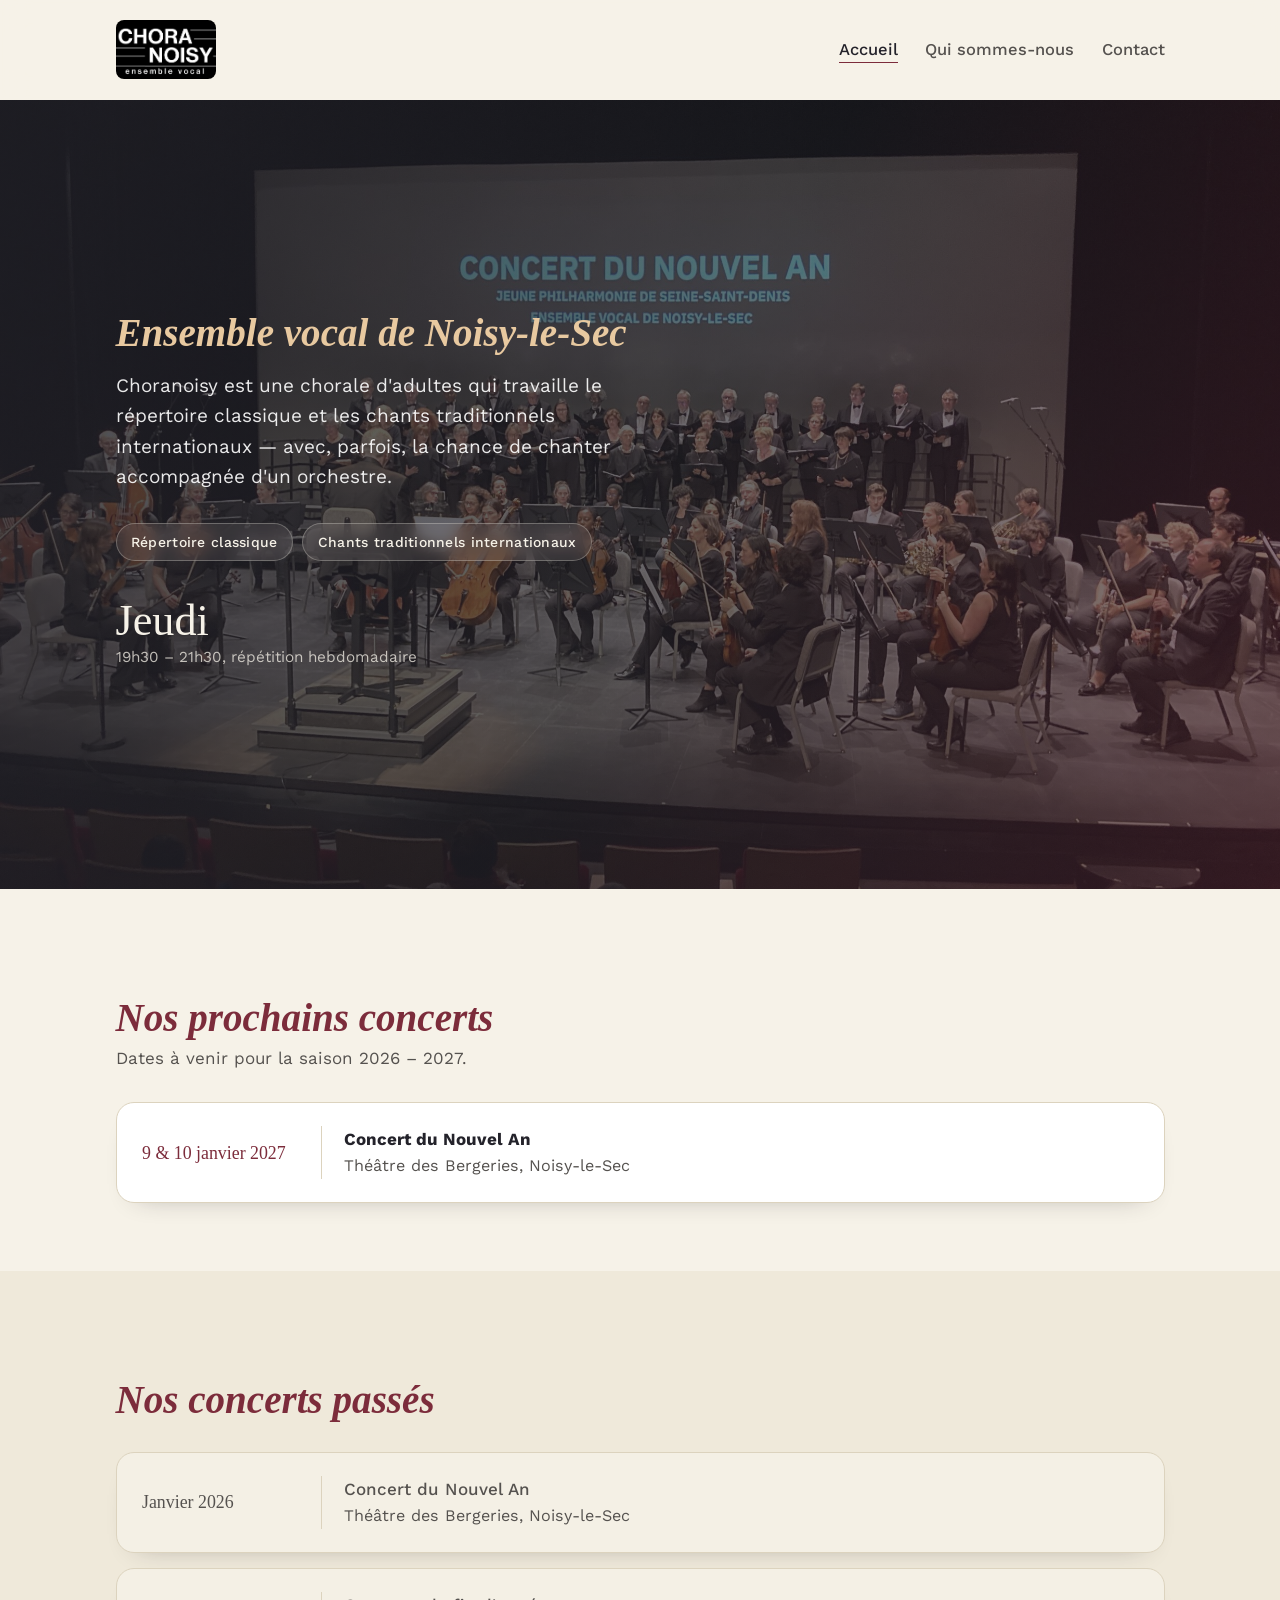
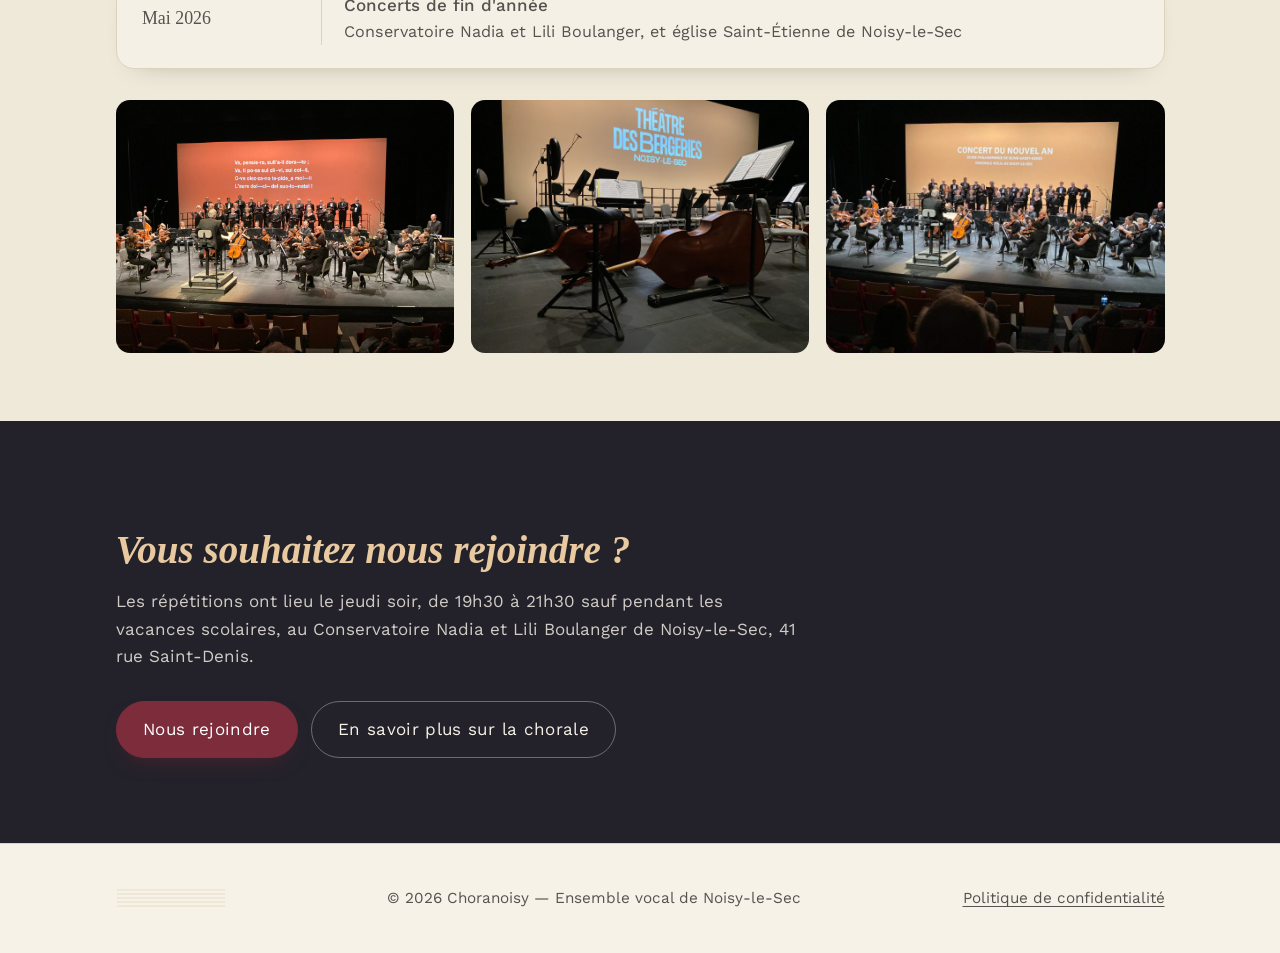
<file: index.html>
<!DOCTYPE html>
<html lang="fr">
<head>
<meta charset="UTF-8">
<meta name="viewport" content="width=device-width, initial-scale=1">
<title>Choranoisy — Ensemble vocal de Noisy-le-Sec</title>
<meta name="description" content="Choranoisy, chorale d'adultes à Noisy-le-Sec depuis 1971. Répétitions le jeudi soir, concerts et répertoire classique et international.">
<link rel="stylesheet" href="assets/css/style.css">
</head>
<body>

<header class="site-head">
  <div class="container">
    <a class="wordmark" href="index.html"><img src="assets/img/logo-choranoisy.jpg" alt="Choranoisy"></a>
    <nav class="main-nav desktop-nav" aria-label="Navigation principale">
      <ul>
        <li><a href="index.html" aria-current="page">Accueil</a></li>
        <li><a href="qui-sommes-nous.html">Qui sommes-nous</a></li>
        <li><a href="contact.html">Contact</a></li>
      </ul>
    </nav>
    <details class="nav-toggle">
      <summary>Menu</summary>
      <ul>
        <li><a href="index.html">Accueil</a></li>
        <li><a href="qui-sommes-nous.html">Qui sommes-nous</a></li>
        <li><a href="contact.html">Contact</a></li>
      </ul>
    </details>
  </div>
</header>

<section class="stage stage-tall">
  <div class="stage-bg" style="background-image: url('assets/img/hero.jpg');"></div>
  <div class="container stage-inner">
    <div class="stage-copy">
      <p class="eyebrow">Ensemble vocal de Noisy-le-Sec</p>
      <p class="lede">Choranoisy est une chorale d'adultes qui travaille le répertoire classique et les chants traditionnels internationaux — avec, parfois, la chance de chanter accompagnée d'un orchestre.</p>
      <ul class="pills">
        <li>Répertoire classique</li>
        <li>Chants traditionnels internationaux</li>
      </ul>
      <div class="stage-meta">
        <div>
          <span class="num">Jeudi</span>
          <span class="label">19h30 – 21h30, répétition hebdomadaire</span>
        </div>
      </div>
    </div>
  </div>
</section>

<section class="reveal">
  <div class="container">
    <p class="kicker">Nos prochains concerts</p>
    <p class="lede" style="margin-top:0.3rem;">Dates à venir pour la saison 2026 – 2027.</p>
    <ul class="concert-list">
      <li>
        <span class="when">9 &amp; 10 janvier 2027</span>
        <span class="what">
          <strong>Concert du Nouvel An</strong>
          <span>Théâtre des Bergeries, Noisy-le-Sec</span>
        </span>
      </li>
    </ul>
  </div>
</section>

<section class="band reveal">
  <div class="container">
    <p class="kicker">Nos concerts passés</p>
    <ul class="concert-list past">
      <li>
        <span class="when">Janvier 2026</span>
        <span class="what">
          <strong>Concert du Nouvel An</strong>
          <span>Théâtre des Bergeries, Noisy-le-Sec</span>
        </span>
      </li>
      <li>
        <span class="when">Mai 2026</span>
        <span class="what">
          <strong>Concerts de fin d'année</strong>
          <span>Conservatoire Nadia et Lili Boulanger, et église Saint-Étienne de Noisy-le-Sec</span>
        </span>
      </li>
    </ul>
    <div class="photo-grid">
      <figure><img src="assets/img/concert-nouvel-an.jpg" alt="Concert du Nouvel An" data-lightbox></figure>
      <figure><img src="assets/img/concert-nouvel-an-1.jpg" alt="Concert du Nouvel An" data-lightbox></figure>
      <figure><img src="assets/img/concert-nouvel-an-2.jpeg" alt="Concert du Nouvel An" data-lightbox></figure>
    </div>
  </div>
</section>

<section class="band-ink reveal">
  <div class="container">
    <p class="kicker">Vous souhaitez nous rejoindre ?</p>
    <p class="lede">Les répétitions ont lieu le jeudi soir, de 19h30 à 21h30 sauf pendant les vacances scolaires, au Conservatoire Nadia et Lili Boulanger de Noisy-le-Sec, 41 rue Saint-Denis.</p>
    <p class="actions">
      <a class="btn" href="contact.html">Nous rejoindre</a>
      <a class="btn ghost" href="qui-sommes-nous.html">En savoir plus sur la chorale</a>
    </p>
  </div>
</section>

<footer class="site-foot">
  <div class="container">
    <svg class="staff-motif footer-motif" viewBox="0 0 240 40" aria-hidden="true" focusable="false">
      <line x1="0" y1="2" x2="240" y2="2"></line>
      <line x1="0" y1="11" x2="240" y2="11"></line>
      <line x1="0" y1="20" x2="240" y2="20"></line>
      <line x1="0" y1="29" x2="240" y2="29"></line>
      <line x1="0" y1="38" x2="240" y2="38"></line>
    </svg>
    <span>© <span id="year">2026</span> Choranoisy — Ensemble vocal de Noisy-le-Sec</span>
    <a href="politique-de-confidentialite.html">Politique de confidentialité</a>
  </div>
</footer>

<script src="assets/js/main.js"></script>
</body>
</html>
</file>
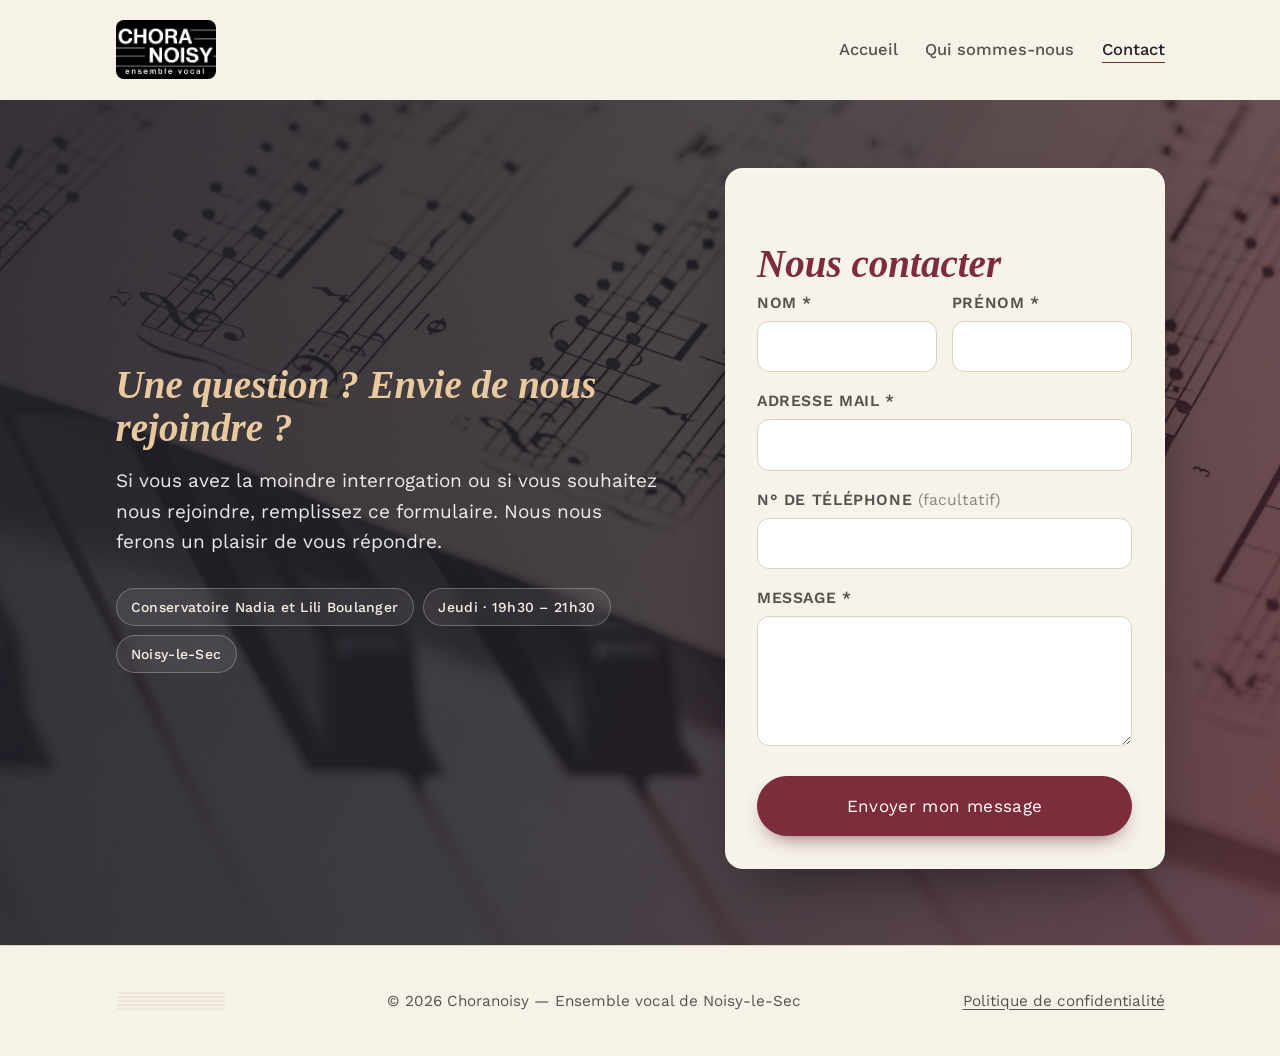
<file: contact.html>
<!DOCTYPE html>
<html lang="fr">
<head>
<meta charset="UTF-8">
<meta name="viewport" content="width=device-width, initial-scale=1">
<title>Contact — Choranoisy</title>
<meta name="description" content="Une question, envie de rejoindre la chorale ? Contactez Choranoisy.">
<link rel="stylesheet" href="assets/css/style.css">
</head>
<body>

<header class="site-head">
  <div class="container">
    <a class="wordmark" href="index.html"><img src="assets/img/logo-choranoisy.jpg" alt="Choranoisy"></a>
    <nav class="main-nav desktop-nav" aria-label="Navigation principale">
      <ul>
        <li><a href="index.html">Accueil</a></li>
        <li><a href="qui-sommes-nous.html">Qui sommes-nous</a></li>
        <li><a href="contact.html" aria-current="page">Contact</a></li>
      </ul>
    </nav>
    <details class="nav-toggle">
      <summary>Menu</summary>
      <ul>
        <li><a href="index.html">Accueil</a></li>
        <li><a href="qui-sommes-nous.html">Qui sommes-nous</a></li>
        <li><a href="contact.html">Contact</a></li>
      </ul>
    </details>
  </div>
</header>

<section class="stage stage-tall stage-split">
  <div class="stage-bg stage-bg-dark" style="background-image: url('assets/img/nous-contacter.jpg'); background-position: center 30%;"></div>
  <div class="container stage-inner">
    <div class="stage-copy">
      <p class="eyebrow">Une question ? Envie de nous rejoindre ?</p>
      <p class="lede">Si vous avez la moindre interrogation ou si vous souhaitez nous rejoindre, remplissez ce formulaire. Nous nous ferons un plaisir de vous répondre.</p>
      <ul class="pills">
        <li>Conservatoire Nadia et Lili Boulanger</li>
        <li>Jeudi · 19h30 – 21h30</li>
        <li>Noisy-le-Sec</li>
      </ul>
    </div>

    <div class="form-card">
      <p class="kicker">Nous contacter</p>
      <!--
        Formulaire connecté à Web3Forms : le message part directement,
        sans ouvrir le client mail du visiteur. Il faut juste renseigner
        ta propre clé d'accès ci-dessous (voir README.md) pour que les
        messages arrivent dans ta boîte mail.
      -->
      <form class="stack" data-contact-form>
        <input type="hidden" name="access_key" value="cfc78242-d46a-4496-b859-cf925ae4e113">
        <input type="hidden" name="subject" value="Nouveau message depuis choranoisy.com">
        <input type="checkbox" name="botcheck" class="hidden" style="display:none" tabindex="-1" autocomplete="off">
        <div class="form-row">
          <div>
            <label for="nom">Nom *</label>
            <input type="text" id="nom" name="Nom" autocomplete="family-name">
          </div>
          <div>
            <label for="prenom">Prénom *</label>
            <input type="text" id="prenom" name="Prénom" autocomplete="given-name">
          </div>
        </div>
        <div>
          <label for="email">Adresse mail *</label>
          <input type="email" id="email" name="Adresse mail" required autocomplete="email">
        </div>
        <div>
          <label for="tel">N° de téléphone <span class="optional">(facultatif)</span></label>
          <input type="tel" id="tel" name="Téléphone" autocomplete="tel">
        </div>
        <div>
          <label for="message">Message *</label>
          <textarea id="message" name="Message" required></textarea>
        </div>
        <p class="form-actions">
          <button class="btn" type="submit">Envoyer mon message</button>
          <span class="form-status" role="status"></span>
        </p>
      </form>
    </div>
  </div>
</section>

<footer class="site-foot">
  <div class="container">
    <svg class="staff-motif footer-motif" viewBox="0 0 240 40" aria-hidden="true" focusable="false">
      <line x1="0" y1="2" x2="240" y2="2"></line>
      <line x1="0" y1="11" x2="240" y2="11"></line>
      <line x1="0" y1="20" x2="240" y2="20"></line>
      <line x1="0" y1="29" x2="240" y2="29"></line>
      <line x1="0" y1="38" x2="240" y2="38"></line>
    </svg>
    <span>© 2026 Choranoisy — Ensemble vocal de Noisy-le-Sec</span>
    <a href="politique-de-confidentialite.html">Politique de confidentialité</a>
  </div>
</footer>

<script src="assets/js/main.js"></script>
</body>
</html>
</file>
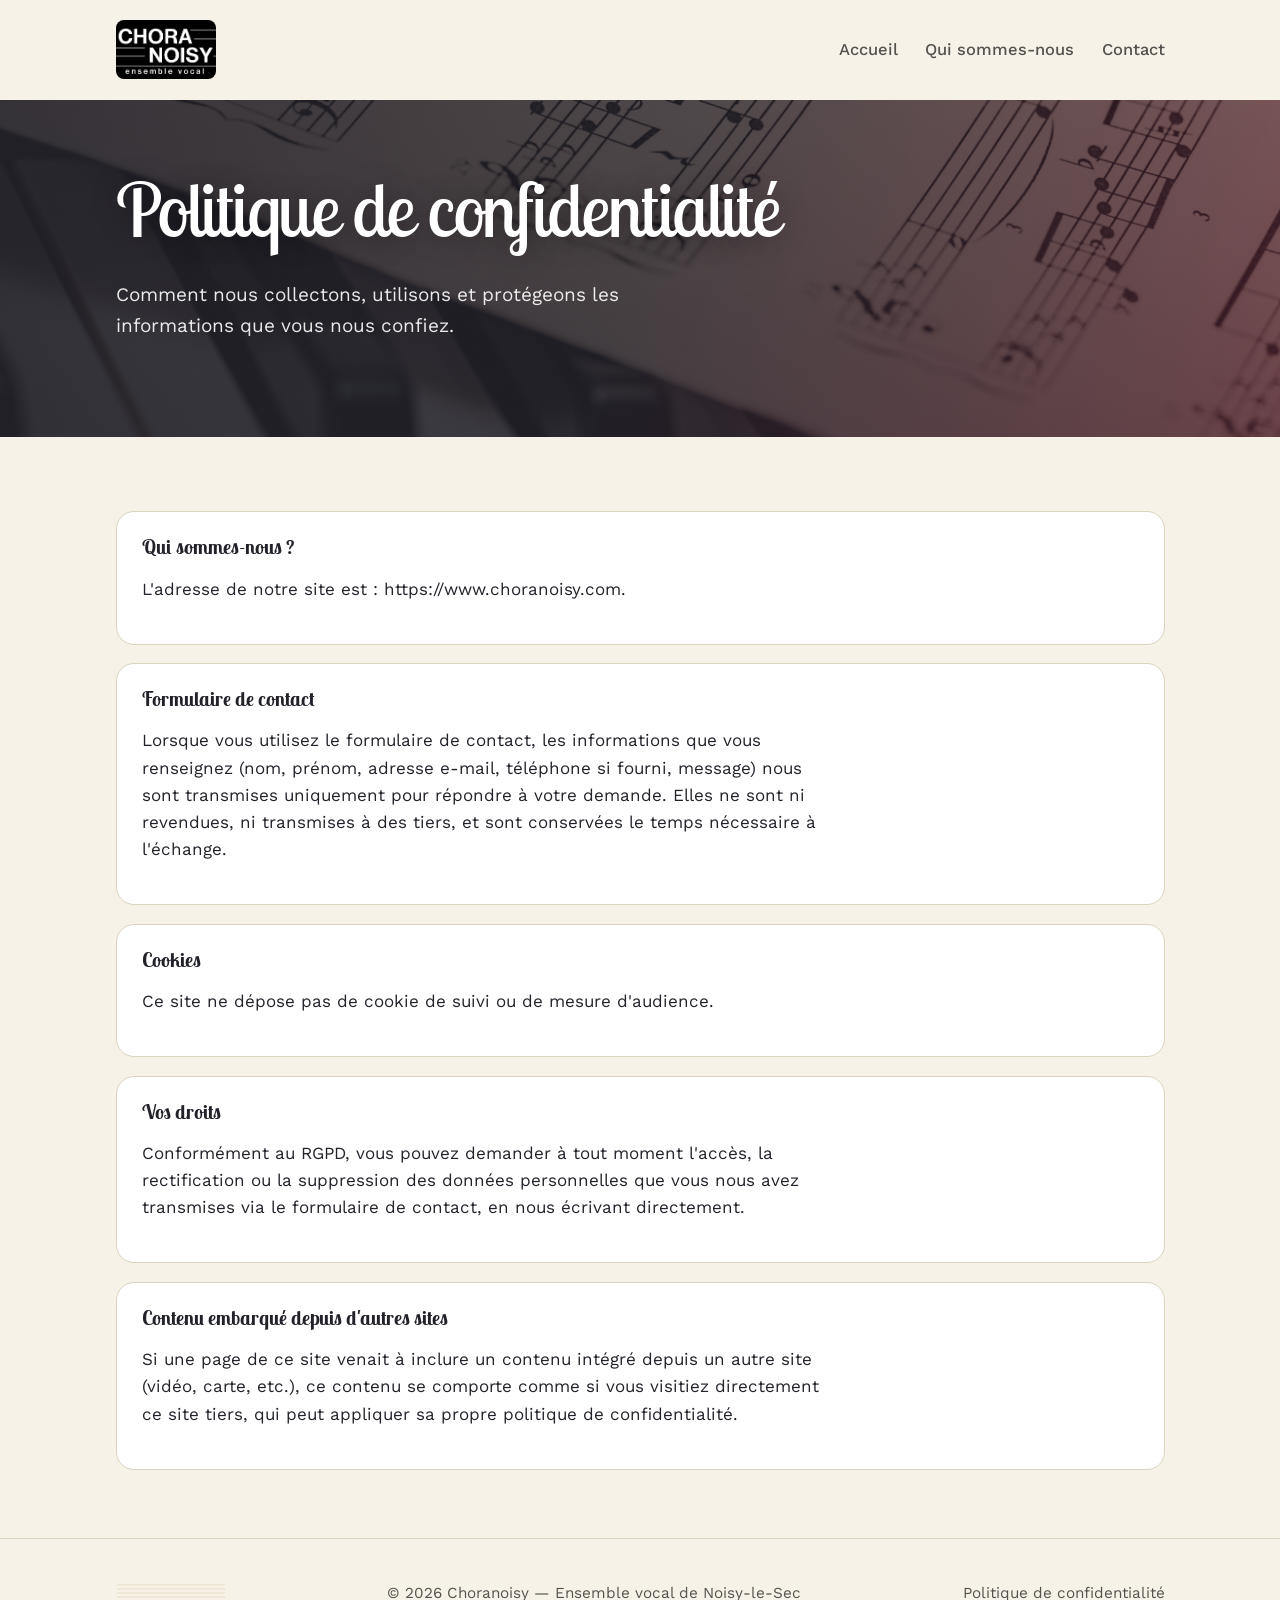
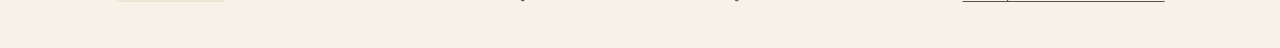
<file: politique-de-confidentialite.html>
<!DOCTYPE html>
<html lang="fr">
<head>
<meta charset="UTF-8">
<meta name="viewport" content="width=device-width, initial-scale=1">
<title>Politique de confidentialité — Choranoisy</title>
<link rel="stylesheet" href="assets/css/style.css">
</head>
<body>

<header class="site-head">
  <div class="container">
    <a class="wordmark" href="index.html"><img src="assets/img/logo-choranoisy.jpg" alt="Choranoisy"></a>
    <nav class="main-nav desktop-nav" aria-label="Navigation principale">
      <ul>
        <li><a href="index.html">Accueil</a></li>
        <li><a href="qui-sommes-nous.html">Qui sommes-nous</a></li>
        <li><a href="contact.html">Contact</a></li>
      </ul>
    </nav>
    <details class="nav-toggle">
      <summary>Menu</summary>
      <ul>
        <li><a href="index.html">Accueil</a></li>
        <li><a href="qui-sommes-nous.html">Qui sommes-nous</a></li>
        <li><a href="contact.html">Contact</a></li>
      </ul>
    </details>
  </div>
</header>

<section class="stage">
  <div class="stage-bg stage-bg-dark" style="background-image: url('assets/img/nous-contacter.jpg');"></div>
  <div class="container stage-inner">
    <div class="stage-copy">
      <h1>Politique de confidentialité</h1>
      <p class="lede">Comment nous collectons, utilisons et protégeons les informations que vous nous confiez.</p>
    </div>
  </div>
</section>

<section class="reveal">
  <div class="container policy">
    <article>
      <h3>Qui sommes-nous ?</h3>
      <p>L'adresse de notre site est : https://www.choranoisy.com.</p>
    </article>
    <article>
      <h3>Formulaire de contact</h3>
      <p>Lorsque vous utilisez le formulaire de contact, les informations que vous renseignez (nom, prénom, adresse e-mail, téléphone si fourni, message) nous sont transmises uniquement pour répondre à votre demande. Elles ne sont ni revendues, ni transmises à des tiers, et sont conservées le temps nécessaire à l'échange.</p>
    </article>
    <article>
      <h3>Cookies</h3>
      <p>Ce site ne dépose pas de cookie de suivi ou de mesure d'audience.</p>
    </article>
    <article>
      <h3>Vos droits</h3>
      <p>Conformément au RGPD, vous pouvez demander à tout moment l'accès, la rectification ou la suppression des données personnelles que vous nous avez transmises via le formulaire de contact, en nous écrivant directement.</p>
    </article>
    <article>
      <h3>Contenu embarqué depuis d'autres sites</h3>
      <p>Si une page de ce site venait à inclure un contenu intégré depuis un autre site (vidéo, carte, etc.), ce contenu se comporte comme si vous visitiez directement ce site tiers, qui peut appliquer sa propre politique de confidentialité.</p>
    </article>
  </div>
</section>

<footer class="site-foot">
  <div class="container">
    <svg class="staff-motif footer-motif" viewBox="0 0 240 40" aria-hidden="true" focusable="false">
      <line x1="0" y1="2" x2="240" y2="2"></line>
      <line x1="0" y1="11" x2="240" y2="11"></line>
      <line x1="0" y1="20" x2="240" y2="20"></line>
      <line x1="0" y1="29" x2="240" y2="29"></line>
      <line x1="0" y1="38" x2="240" y2="38"></line>
    </svg>
    <span>© 2026 Choranoisy — Ensemble vocal de Noisy-le-Sec</span>
    <a href="politique-de-confidentialite.html">Politique de confidentialité</a>
  </div>
</footer>

<script src="assets/js/main.js"></script>
</body>
</html>
</file>
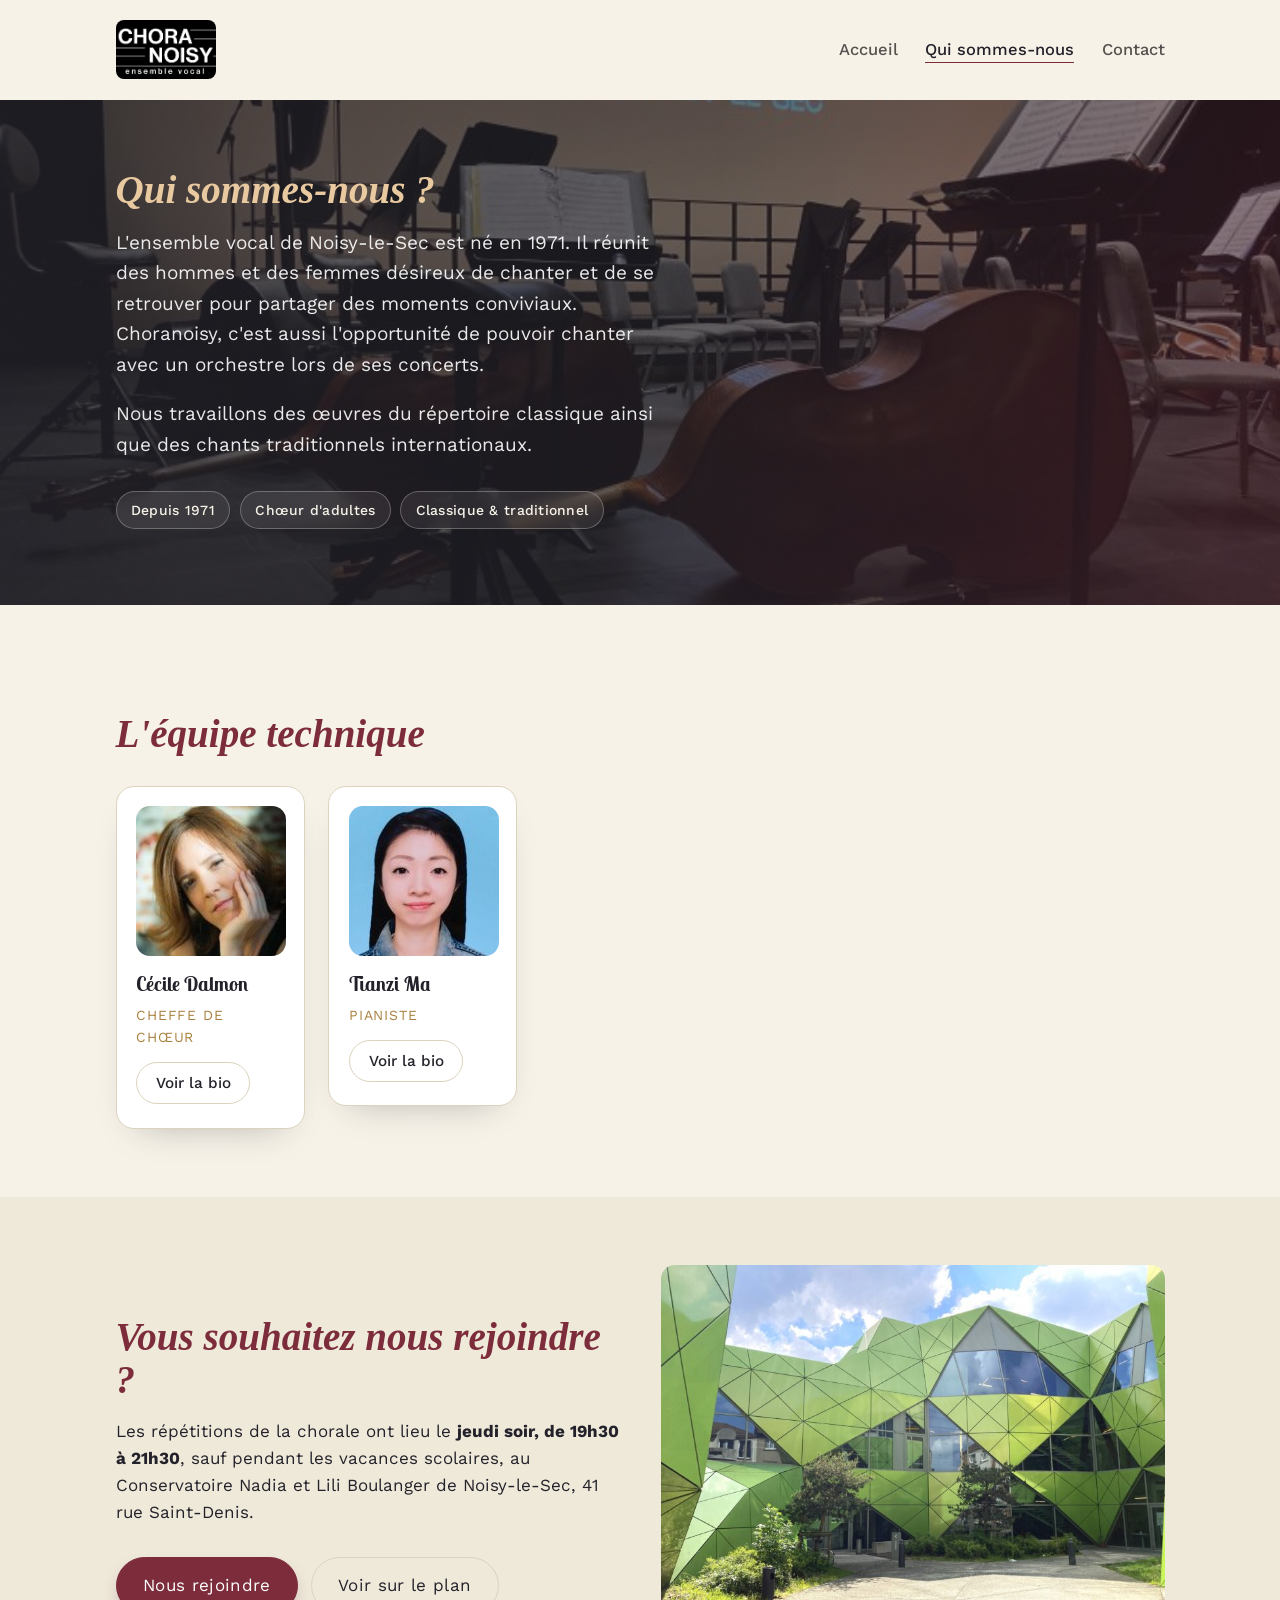
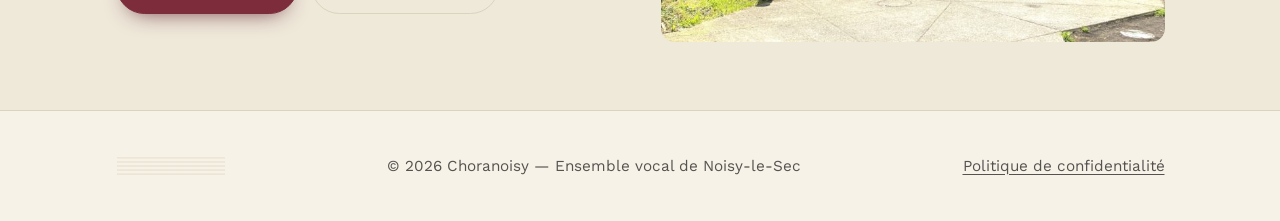
<file: qui-sommes-nous.html>
<!DOCTYPE html>
<html lang="fr">
<head>
<meta charset="UTF-8">
<meta name="viewport" content="width=device-width, initial-scale=1">
<title>Qui sommes-nous — Choranoisy</title>
<meta name="description" content="L'ensemble vocal de Noisy-le-Sec, né en 1971 : son histoire, son équipe et ses répétitions.">
<link rel="stylesheet" href="assets/css/style.css">
</head>
<body>

<header class="site-head">
  <div class="container">
    <a class="wordmark" href="index.html"><img src="assets/img/logo-choranoisy.jpg" alt="Choranoisy"></a>
    <nav class="main-nav desktop-nav" aria-label="Navigation principale">
      <ul>
        <li><a href="index.html">Accueil</a></li>
        <li><a href="qui-sommes-nous.html" aria-current="page">Qui sommes-nous</a></li>
        <li><a href="contact.html">Contact</a></li>
      </ul>
    </nav>
    <details class="nav-toggle">
      <summary>Menu</summary>
      <ul>
        <li><a href="index.html">Accueil</a></li>
        <li><a href="qui-sommes-nous.html">Qui sommes-nous</a></li>
        <li><a href="contact.html">Contact</a></li>
      </ul>
    </details>
  </div>
</header>

<section class="stage">
  <div class="stage-bg" style="background-image: url('assets/img/concert-nouvel-an-1.jpg');"></div>
  <div class="container stage-inner">
    <div class="stage-copy">
      <p class="eyebrow">Qui sommes-nous ?</p>
      <p class="lede">L'ensemble vocal de Noisy-le-Sec est né en 1971. Il réunit des hommes et des femmes désireux de chanter et de se retrouver pour partager des moments conviviaux. Choranoisy, c'est aussi l'opportunité de pouvoir chanter avec un orchestre lors de ses concerts.</p>
      <p class="lede">Nous travaillons des œuvres du répertoire classique ainsi que des chants traditionnels internationaux.</p>
      <ul class="pills">
        <li>Depuis 1971</li>
        <li>Chœur d'adultes</li>
        <li>Classique &amp; traditionnel</li>
      </ul>
    </div>
  </div>
</section>

<section class="reveal">
  <div class="container">
    <p class="kicker">L'équipe technique</p>
    <div class="team">
      <article>
        <img src="assets/img/cecile-dalmon.jpg" alt="Cécile Dalmon, cheffe de chœur" data-lightbox>
        <h3>Cécile Dalmon</h3>
        <p class="role">Cheffe de chœur</p>
        <details class="bio">
          <summary>Voir la bio</summary>
          <p>Artiste pluridisciplinaire, Cécile Dalmon est chanteuse, pédagogue et cheffe de chœur. 
            Formée au chant, au piano, à la musique de chambre et à la danse, elle développe une activité 
            artistique au sein d’ensembles prestigieux tels que Le Concert d’Astrée, Pygmalion, Aedes, le 
            Chœur de chambre de Namur, La Sportelle, dans des répertoires anciens et contemporains.</p>
          <p>Parallèlement, elle mène un important travail de transmission et de médiation. Fondatrice de 
            l’association Envibra’son, elle conçoit des projets musicaux destinés notamment à la petite enfance, 
            aux familles et aux publics en difficulté.</p>
          <p>Formée au chant prénatal et à la musique périnatale, elle intervient également dans des structures spécialisées 
            et médico-éducatives, en utilisant la voix, le souffle et le son comme outils de bien-être et de développement personnel.</p>
          <p>Elle collabore régulièrement avec de grandes institutions musicales, notamment Le Concert d’Astrée, 
            l’Ensemble Pygmalion et le Centre de musique baroque de Versailles, et conçoit des projets adaptés aux différents 
            publics et territoires. Elle est aujourd’hui professeure de chant lyrique au conservatoire de Noisy-le-Sec 
            et cheffe de chœur au conservatoire du Pré-Saint-Gervais.</p>
        </details>
      </article>
      <article>
        <img src="assets/img/tianzi-ma.jpg" alt="Tianzi Ma, pianiste" data-lightbox>
        <h3>Tianzi Ma</h3>
        <p class="role">Pianiste</p>
        <details class="bio">
          <summary>Voir la bio</summary>
          <p>Née en 1987 à Zhongshan (Chine), la pianiste Tianzi est diplômée du Conservatoire Xinghai de Guangzhou, de l'École normale de musique de Paris et du CRR d'Aubervilliers (DEM 2014).
          Récompensée par plusieurs prix internationaux et nationaux (concours de piano à 4 mains Irmler en Allemagne, concours de Guangzhou et de Zhongshan), elle a enseigné le piano et le solfège à Zhongshan de 2008 à 2013.
          Elle est pianiste accompagnatrice pour le chœur de Noisy-le-Sec et pour notre structure depuis 2015.</p>
        </details>
      </article>
    </div>
  </div>
</section>

<section class="band reveal">
  <div class="container two-col">
    <div>
      <p class="kicker">Vous souhaitez nous rejoindre ?</p>
      <p>Les répétitions de la chorale ont lieu le <strong>jeudi soir, de 19h30 à 21h30</strong>, sauf pendant les vacances scolaires, au Conservatoire Nadia et Lili Boulanger de Noisy-le-Sec, 41 rue Saint-Denis.</p>
      <p class="actions">
        <a class="btn" href="contact.html">Nous rejoindre</a>
        <a class="btn ghost" href="https://www.google.com/maps/search/?api=1&query=Conservatoire+Nadia+et+Lili+Boulanger+41+rue+Saint-Denis+Noisy-le-Sec" target="_blank" rel="noopener">Voir sur le plan</a>
      </p>
    </div>
    <img class="frame" src="assets/img/conservatoire.jpg" alt="Conservatoire Nadia et Lili Boulanger" data-lightbox>
  </div>
</section>

<footer class="site-foot">
  <div class="container">
    <svg class="staff-motif footer-motif" viewBox="0 0 240 40" aria-hidden="true" focusable="false">
      <line x1="0" y1="2" x2="240" y2="2"></line>
      <line x1="0" y1="11" x2="240" y2="11"></line>
      <line x1="0" y1="20" x2="240" y2="20"></line>
      <line x1="0" y1="29" x2="240" y2="29"></line>
      <line x1="0" y1="38" x2="240" y2="38"></line>
    </svg>
    <span>© 2026 Choranoisy — Ensemble vocal de Noisy-le-Sec</span>
    <a href="politique-de-confidentialite.html">Politique de confidentialité</a>
  </div>
</footer>

<script src="assets/js/main.js"></script>
</body>
</html>
</file>
<file: assets/css/style.css>
/* =========================================================
   Choranoisy — feuille de style unique
   Palette : papier ivoire, encre marine, lie-de-vin, laiton
   ========================================================= */

@import url('https://fonts.googleapis.com/css2?family=Lobster+Two:ital,wght@0,400;0,700;1,400;1,700&family=Work+Sans:wght@400;500;600&display=swap');

:root {
  --paper: #F6F2E8;
  --paper-deep: #EFE9DA;
  --ink: #23222A;
  --ink-soft: #55524F;
  --wine: #7C2C3B;
  --wine-deep: #5E2130;
  --brass: #A9803F;
  --brass-soft: #E8C9A0;
  --line: #DCD3BE;
  --max: 1100px;
  --radius: 18px;
  --radius-sm: 12px;

  font-size: 17px;
}

* { box-sizing: border-box; }

html { scroll-behavior: smooth; }

body {
  margin: 0;
  background: var(--paper);
  color: var(--ink);
  font-family: 'Work Sans', sans-serif;
  line-height: 1.6;
  -webkit-font-smoothing: antialiased;
}

h1, h2, h3, .display {
  font-family: 'Lobster Two', serif;
  font-weight: 600;
  color: var(--ink);
  line-height: 1.1;
  margin: 0 0 0.4em;
}

h1 { font-size: clamp(2.6rem, 6.5vw, 4.4rem); font-weight: 500; letter-spacing: -0.02em; }
h2 { font-size: clamp(1.6rem, 3.6vw, 2.3rem); }
h3 { font-size: 1.2rem; font-weight: 600; }

p { max-width: 62ch; }

a {
  color: var(--wine);
  text-decoration-thickness: 1px;
  text-underline-offset: 3px;
}
a:hover { color: var(--wine-deep); }

.container {
  max-width: var(--max);
  margin: 0 auto;
  padding: 0 1.5rem;
}

/* ---------- header ---------- */

header.site-head {
  position: sticky;
  top: 0;
  z-index: 40;
  padding: 1.15rem 0;
  border-bottom: 1px solid transparent;
  background: color-mix(in srgb, var(--paper) 88%, transparent);
  backdrop-filter: blur(14px);
  -webkit-backdrop-filter: blur(14px);
  transition: box-shadow 0.25s ease, border-color 0.25s ease;
}
header.site-head.scrolled {
  box-shadow: 0 10px 28px -16px rgba(35, 34, 42, 0.4);
}

.site-head .container {
  display: flex;
  align-items: center;
  justify-content: space-between;
  gap: 1.5rem;
}

.wordmark {
  font-family: 'Fraunces', serif;
  color: var(--ink);
  text-decoration: none;
}
.wordmark img {
  display: block;
  width: 100px;
  height: auto;
  border-radius: 8px;
}

nav.main-nav ul {
  list-style: none;
  display: flex;
  gap: 1.6rem;
  margin: 0;
  padding: 0;
}
nav.main-nav a {
  color: var(--ink-soft);
  text-decoration: none;
  font-size: 0.97rem;
  font-weight: 500;
  padding-bottom: 3px;
  border-bottom: 1px solid transparent;
}
nav.main-nav a:hover,
nav.main-nav a[aria-current="page"] {
  color: var(--ink);
  border-bottom-color: var(--wine);
}

.nav-toggle { display: none; }
.nav-toggle summary {
  list-style: none;
  cursor: pointer;
  font-family: 'Work Sans', sans-serif;
  font-weight: 500;
}
.nav-toggle summary::-webkit-details-marker { display: none; }

@media (max-width: 680px) {
  nav.main-nav.desktop-nav { display: none; }
  .nav-toggle { display: block; }
  .nav-toggle summary {
    border: 1px solid var(--line);
    padding: 0.4rem 0.95rem;
    border-radius: 999px;
    background: rgba(255,255,255,0.45);
  }
  .nav-toggle[open] summary { border-color: var(--wine); }
  .nav-toggle ul {
    list-style: none;
    margin: 0.8rem 0 0;
    padding: 0;
    display: flex;
    flex-direction: column;
    gap: 0.9rem;
  }
  .nav-toggle a { color: var(--ink); text-decoration: none; font-size: 1.05rem; }
}

/* ---------- photo stage (hero / contact / inner pages) ---------- */

.stage {
  position: relative;
  isolation: isolate;
  overflow: hidden;
  padding: 4rem 0 4.5rem;
  border-bottom: none;
}

.stage-bg {
  position: absolute;
  inset: 0;
  background-size: cover;
  background-position: center;
  z-index: -1;
  transform: scale(1.04);
}
.stage-bg::after {
  content: "";
  position: absolute;
  inset: 0;
  background:
    linear-gradient(115deg, rgba(35, 34, 42, 0.78) 0%, rgba(35, 34, 42, 0.5) 52%, rgba(94, 33, 48, 0.42) 100%),
    linear-gradient(to bottom, rgba(35, 34, 42, 0.2), rgba(35, 34, 42, 0.5));
}
.stage-bg-dark::after {
  background:
    linear-gradient(115deg, rgba(35, 34, 42, 0.88) 0%, rgba(35, 34, 42, 0.68) 50%, rgba(94, 33, 48, 0.55) 100%),
    linear-gradient(to bottom, rgba(35, 34, 42, 0.35), rgba(35, 34, 42, 0.6));
}

.stage-inner { position: relative; }

.stage-copy .eyebrow,
.hero .eyebrow {
  color: var(--brass-soft);
  font-family: 'Fraunces', serif;
  font-style: italic;
  font-size: clamp(1.6rem, 3.6vw, 2.3rem);
  font-weight: 600;
  line-height: 1.1;
  margin: 0 0 0.7rem;
}
.stage-copy h1 { color: #fff; text-shadow: 0 2px 28px rgba(0, 0, 0, 0.35); }
.stage-copy .lede {
  color: rgba(255, 255, 255, 0.9);
  font-size: 1.12rem;
  margin-top: 1rem;
  max-width: 46ch;
}
.stage-copy .staff-motif { margin-top: 1.8rem; }
.stage-copy .staff-motif line {
  stroke: var(--brass-soft);
  opacity: 0.85;
}

.pills {
  display: flex;
  flex-wrap: wrap;
  gap: 0.55rem;
  list-style: none;
  margin: 1.8rem 0 0;
  padding: 0;
}
.pills li {
  color: var(--paper);
  font-size: 0.82rem;
  font-weight: 500;
  letter-spacing: 0.02em;
  padding: 0.4rem 0.85rem;
  border: 1px solid rgba(246, 242, 232, 0.28);
  border-radius: 999px;
  background: rgba(246, 242, 232, 0.08);
  backdrop-filter: blur(8px);
}

.stage-meta {
  margin-top: 2.2rem;
  display: flex;
  gap: 2.5rem;
  flex-wrap: wrap;
}
.stage-meta .num {
  font-family: 'Fraunces', serif;
  font-size: 2.6rem;
  font-weight: 500;
  color: var(--paper);
  display: block;
  line-height: 1;
}
.stage-meta .label {
  font-size: 0.9rem;
  color: rgba(246, 242, 232, 0.75);
}

@media (min-width: 821px) {
  .stage.stage-tall { min-height: calc(100vh - 6.5rem); display: flex; align-items: center; }
  .stage.stage-tall .stage-inner { width: 100%; }
}

.stage-split .stage-inner {
  display: grid;
  grid-template-columns: minmax(0, 1fr) minmax(280px, 440px);
  gap: 3.5rem;
  align-items: start;
}
@media (min-width: 821px) {
  .stage-split.stage-tall .stage-inner { align-items: center; }
}
@media (max-width: 820px) {
  .stage-split .stage-inner {
    grid-template-columns: 1fr;
    gap: 2rem;
  }
  .stage { padding: 2.6rem 0 3.2rem; }
}

/* ---------- sections ---------- */

section {
  padding: 4rem 0;
  border-bottom: none;
}

section .kicker {
  font-family: 'Fraunces', serif;
  font-style: italic;
  color: var(--wine);
  font-size: clamp(1.6rem, 3.6vw, 2.3rem);
  font-weight: 600;
  line-height: 1.1;
  margin-bottom: 0.3rem;
}

.band { background: var(--paper-deep); }
.band-ink {
  background: var(--ink);
  color: var(--paper);
}
.band-ink h2,
.band-ink .kicker { color: var(--brass-soft); }
.band-ink p,
.band-ink .lede { color: rgba(246, 242, 232, 0.82); }

.two-col {
  display: grid;
  grid-template-columns: 1fr 1fr;
  gap: 2.5rem;
  align-items: center;
}
@media (max-width: 680px) {
  .two-col { grid-template-columns: 1fr; }
}

.lede { color: var(--ink-soft); }

.staff-motif {
  width: 160px;
  height: 26px;
  display: block;
  margin: 1.6rem 0 0;
}
.staff-motif line {
  stroke: var(--brass);
  stroke-width: 1;
  opacity: 0.6;
}
.staff-motif.footer-motif {
  width: 110px;
  height: 18px;
  margin: 0;
  opacity: 0.7;
}

/* concert list */

.concert-list { list-style: none; margin: 1.8rem 0 0; padding: 0; display: grid; gap: 0.9rem; }
.concert-list li {
  display: grid;
  grid-template-columns: minmax(140px, 180px) 1fr;
  gap: 0;
  padding: 1.35rem 1.5rem;
  border: 1px solid var(--line);
  border-radius: var(--radius);
  background: #fff;
  box-shadow: 0 12px 28px -22px rgba(35, 34, 42, 0.45);
}
.concert-list .when {
  font-family: 'Fraunces', serif;
  color: var(--wine);
  font-size: 1.05rem;
  font-weight: 500;
  padding-right: 1.2rem;
  border-right: 1px solid var(--line);
  display: flex;
  align-items: center;
}
.concert-list .what {
  padding-left: 1.3rem;
  display: flex;
  flex-direction: column;
  justify-content: center;
}
.concert-list .what strong { display: block; color: var(--ink); }
.concert-list .what span { color: var(--ink-soft); font-size: 0.95rem; }
.concert-list.past li { background: color-mix(in srgb, var(--paper-deep) 70%, white); }
.concert-list.past .when,
.concert-list.past .what strong { color: var(--ink-soft); font-weight: 500; }
@media (max-width: 560px) {
  .concert-list li { grid-template-columns: 1fr; gap: 0.45rem; }
  .concert-list .when { border-right: none; padding-right: 0; }
  .concert-list .what { padding-left: 0; }
}

/* team */

.team {
  display: flex;
  flex-wrap: wrap;
  gap: 1.4rem;
  align-items: flex-start;
  margin-top: 1.8rem;
}
.team article {
  width: calc(150px + 2.3rem);
  background: #fff;
  border: 1px solid var(--line);
  border-radius: var(--radius);
  padding: 1.15rem 1.15rem 1.4rem;
  box-shadow: 0 16px 36px -24px rgba(35, 34, 42, 0.4);
}
.team article:has(details[open]) {
  width: min(36rem, 100%);
}
.team img,
.team img[data-lightbox] {
  width: 150px;
  max-width: 150px;
  height: 150px;
  object-fit: cover;
  border-radius: 14px;
}
.team h3 { margin-top: 1rem; }
.team .role {
  color: var(--brass);
  font-size: 0.82rem;
  text-transform: uppercase;
  letter-spacing: 0.06em;
  margin: 0;
}

/* buttons */

.btn {
  display: inline-block;
  padding: 0.82rem 1.55rem;
  background: var(--wine);
  color: #fff;
  text-decoration: none;
  font-weight: 500;
  border-radius: 999px;
  border: 1px solid var(--wine);
  cursor: pointer;
  font: inherit;
  letter-spacing: 0.02em;
  box-shadow: 0 10px 22px -12px rgba(94, 33, 48, 0.9);
  transition: transform 0.15s ease, background 0.15s ease, box-shadow 0.15s ease;
}
.btn:hover {
  background: var(--wine-deep);
  color: #fff;
  transform: translateY(-1px);
}
.btn:disabled { opacity: 0.7; cursor: wait; transform: none; }
.btn.ghost {
  background: transparent;
  color: var(--ink);
  border-color: var(--line);
  box-shadow: none;
}
.btn.ghost:hover { border-color: var(--wine); color: var(--wine); }
.actions { display: flex; flex-wrap: wrap; gap: 0.75rem; margin-top: 1.8rem; }
.band-ink .btn.ghost,
.stage .btn.ghost {
  color: var(--paper);
  border-color: rgba(246, 242, 232, 0.35);
}
.band-ink .btn.ghost:hover,
.stage .btn.ghost:hover { border-color: var(--brass-soft); color: var(--brass-soft); }

/* forms */

form.stack { display: grid; gap: 1.1rem; max-width: 480px; margin-top: 1.8rem; }
form.stack label { font-size: 0.92rem; color: var(--ink-soft); display: block; margin-bottom: 0.35rem; }
form.stack input,
form.stack textarea {
  width: 100%;
  font: inherit;
  padding: 0.65rem 0.8rem;
  border: 1px solid var(--line);
  background: #fff;
  border-radius: var(--radius-sm);
  color: var(--ink);
}
form.stack input:focus,
form.stack textarea:focus {
  outline: none;
  border-color: var(--wine);
  box-shadow: 0 0 0 4px rgba(124, 44, 59, 0.14);
}
form.stack textarea { min-height: 130px; resize: vertical; }

/* footer */

footer.site-foot {
  padding: 2.5rem 0;
  color: var(--ink-soft);
  font-size: 0.9rem;
  border-top: 1px solid var(--line);
  background: var(--paper);
}
footer.site-foot .container {
  display: flex;
  justify-content: space-between;
  align-items: center;
  flex-wrap: wrap;
  gap: 1rem;
}
footer.site-foot a { color: var(--ink-soft); }
footer.site-foot a:hover { color: var(--wine); }

/* photos */

.photo-grid {
  display: grid;
  grid-template-columns: repeat(auto-fit, minmax(200px, 1fr));
  gap: 1rem;
  margin-top: 1.8rem;
}
.photo-grid figure { margin: 0; }

.frame {
  width: 100%;
  border-radius: var(--radius);
  display: block;
  object-fit: cover;
}

img[data-lightbox] {
  cursor: zoom-in;
  display: block;
  width: 100%;
  border-radius: 14px;
  transition: transform 0.3s ease, box-shadow 0.3s ease;
}
img[data-lightbox]:hover {
  transform: scale(1.015);
  box-shadow: 0 16px 32px -16px rgba(35, 34, 42, 0.45);
}

/* lightbox */

.lightbox {
  position: fixed;
  inset: 0;
  background: rgba(31, 27, 22, 0.88);
  display: flex;
  align-items: center;
  justify-content: center;
  padding: 2rem;
  z-index: 100;
  opacity: 0;
  visibility: hidden;
  transition: opacity 0.25s ease;
}
.lightbox.is-open { opacity: 1; visibility: visible; }
.lightbox img {
  max-width: 100%;
  max-height: 88vh;
  border-radius: var(--radius-sm);
  box-shadow: 0 20px 50px rgba(0, 0, 0, 0.5);
}
.lightbox button.close {
  position: absolute;
  top: 1.3rem;
  right: 1.5rem;
  background: transparent;
  border: 1px solid rgba(246, 242, 232, 0.5);
  color: var(--paper);
  width: 2.4rem;
  height: 2.4rem;
  border-radius: 50%;
  font-size: 1.2rem;
  line-height: 1;
  cursor: pointer;
}
.lightbox button.close:hover { border-color: var(--paper); }

/* bio */

details.bio { margin-top: 0.8rem; }
details.bio summary {
  list-style: none;
  cursor: pointer;
  display: inline-block;
  padding: 0.45rem 1.1rem;
  border: 1px solid var(--line);
  border-radius: 999px;
  font-size: 0.9rem;
  color: var(--ink);
  font-weight: 500;
}
details.bio summary::-webkit-details-marker { display: none; }
details.bio[open] summary {
  border-color: var(--wine);
  color: var(--wine);
}
details.bio p {
  margin-top: 0.9rem;
  color: var(--ink-soft);
  font-size: 0.96rem;
}

/* contact form card */

.form-card,
.panel {
  background: color-mix(in srgb, var(--paper) 92%, white);
  padding: 2rem 1.85rem 1.85rem;
  border-radius: var(--radius);
  border: 1px solid rgba(246, 242, 232, 0.45);
  box-shadow:
    0 28px 60px -24px rgba(0, 0, 0, 0.55),
    0 1px 0 rgba(255, 255, 255, 0.7) inset;
}
.panel {
  box-shadow: 0 16px 36px -24px rgba(35, 34, 42, 0.35);
  border-color: var(--line);
}
.form-card-kicker {
  font-family: 'Fraunces', serif;
  font-style: italic;
  color: var(--wine);
  font-size: 0.98rem;
  margin: 0 0 0.15rem;
}
.form-card h2 { font-size: 1.45rem; margin-bottom: 1.2rem; }
.form-card form.stack { margin-top: 0; max-width: none; gap: 0.95rem; }
.form-card .form-row {
  display: grid;
  grid-template-columns: 1fr 1fr;
  gap: 0.85rem;
}
.form-card label {
  font-size: 0.8rem;
  font-weight: 600;
  letter-spacing: 0.04em;
  text-transform: uppercase;
  color: var(--ink-soft);
}
.form-card .optional {
  text-transform: none;
  letter-spacing: 0;
  font-weight: 400;
  color: #8a857f;
}
.form-card input,
.form-card textarea {
  border-radius: 10px;
  padding: 0.72rem 0.9rem;
  transition: border-color 0.2s ease, box-shadow 0.2s ease;
}
.form-card input:hover,
.form-card textarea:hover { border-color: #c9bea8; }
.form-card textarea { min-height: 120px; }
.form-actions { margin: 0.35rem 0 0; }
.form-card .btn { width: 100%; text-align: center; padding: 0.9rem 1.4rem; }
.form-card .form-status { margin-top: 0.7rem; }
@media (max-width: 520px) {
  .form-card .form-row { grid-template-columns: 1fr; }
}

/* policy */

.policy { display: grid; gap: 1.1rem; margin-top: 0.4rem; }
.policy article {
  background: #fff;
  border: 1px solid var(--line);
  border-radius: var(--radius);
  padding: 1.4rem 1.5rem;
}
.policy h3 { margin-bottom: 0.35rem; }

/* reveal */

.reveal {
  opacity: 0;
  transform: translateY(14px);
  transition: opacity 0.6s ease, transform 0.6s ease;
}
.reveal.is-visible {
  opacity: 1;
  transform: translateY(0);
}

.form-status {
  margin-top: 1rem;
  font-size: 0.92rem;
  display: none;
}
.form-status.ok { color: #3E6B4F; display: block; }
.form-status.error { color: var(--wine); display: block; }

@media (prefers-reduced-motion: reduce) {
  html { scroll-behavior: auto; }
  .reveal { opacity: 1; transform: none; transition: none; }
}

:focus-visible {
  outline: 2px solid var(--wine);
  outline-offset: 2px;
}
</file>
